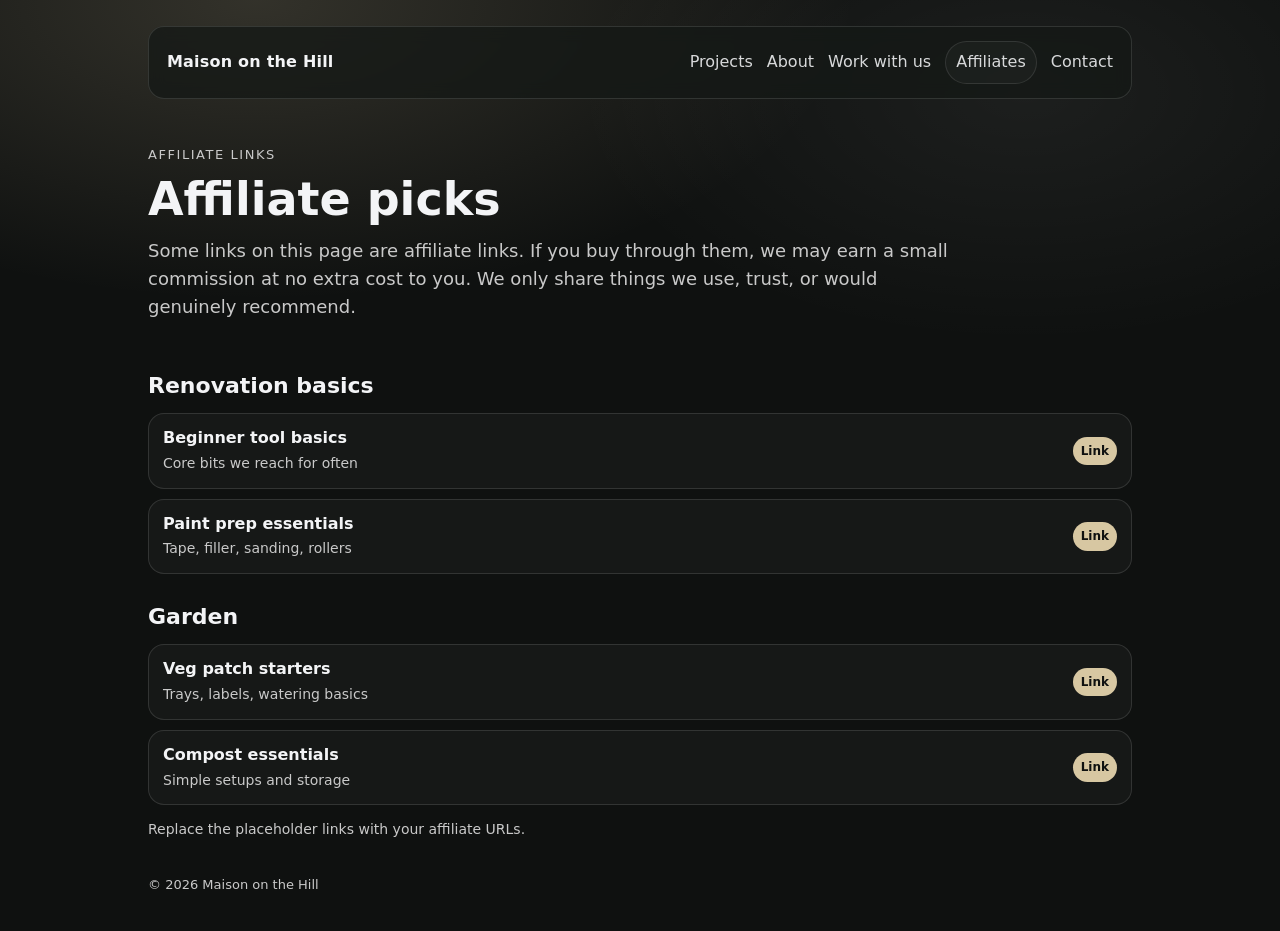
<file: affiliates.html>
<!doctype html>
<html lang="en">
<head>
  <meta charset="utf-8" />
  <meta name="viewport" content="width=device-width,initial-scale=1" />
  <title>Affiliates | Maison on the Hill</title>
  <meta name="description" content="Affiliate links for Maison on the Hill." />
  <link rel="stylesheet" href="assets/styles.css" />
</head>
<body>
  <div class="container">
    <header class="nav">
      <div class="brand"><a href="index.html">Maison on the Hill</a></div>
      <nav class="menu">
        <a href="projects.html">Projects</a>
        <a href="about.html">About</a>
        <a href="work-with-us.html">Work with us</a>
        <a class="pill" href="affiliates.html">Affiliates</a>
        <a href="contact.html">Contact</a>
      </nav>
    </header>

    <section class="hero">
      <div class="kicker">Affiliate links</div>
      <h1>Affiliate picks</h1>
      <p class="lead">
        Some links on this page are affiliate links. If you buy through them, we may earn a small commission at no extra cost to you.
        We only share things we use, trust, or would genuinely recommend.
      </p>
    </section>

    <h2 class="sectionTitle">Renovation basics</h2>
    <div class="list">
      <a class="item" href="#" target="_blank" rel="noopener">
        <div><strong>Beginner tool basics</strong><br/><span>Core bits we reach for often</span></div>
        <div class="badge">Link</div>
      </a>
      <a class="item" href="#" target="_blank" rel="noopener">
        <div><strong>Paint prep essentials</strong><br/><span>Tape, filler, sanding, rollers</span></div>
        <div class="badge">Link</div>
      </a>
    </div>

    <h2 class="sectionTitle">Garden</h2>
    <div class="list">
      <a class="item" href="#" target="_blank" rel="noopener">
        <div><strong>Veg patch starters</strong><br/><span>Trays, labels, watering basics</span></div>
        <div class="badge">Link</div>
      </a>
      <a class="item" href="#" target="_blank" rel="noopener">
        <div><strong>Compost essentials</strong><br/><span>Simple setups and storage</span></div>
        <div class="badge">Link</div>
      </a>
    </div>

    <p class="small" style="margin-top:14px;">Replace the placeholder links with your affiliate URLs.</p>
    <p class="footer">© <span id="y"></span> Maison on the Hill</p>
  </div>
  <script>document.getElementById("y").textContent=new Date().getFullYear();</script>
</body>
</html>
</file>
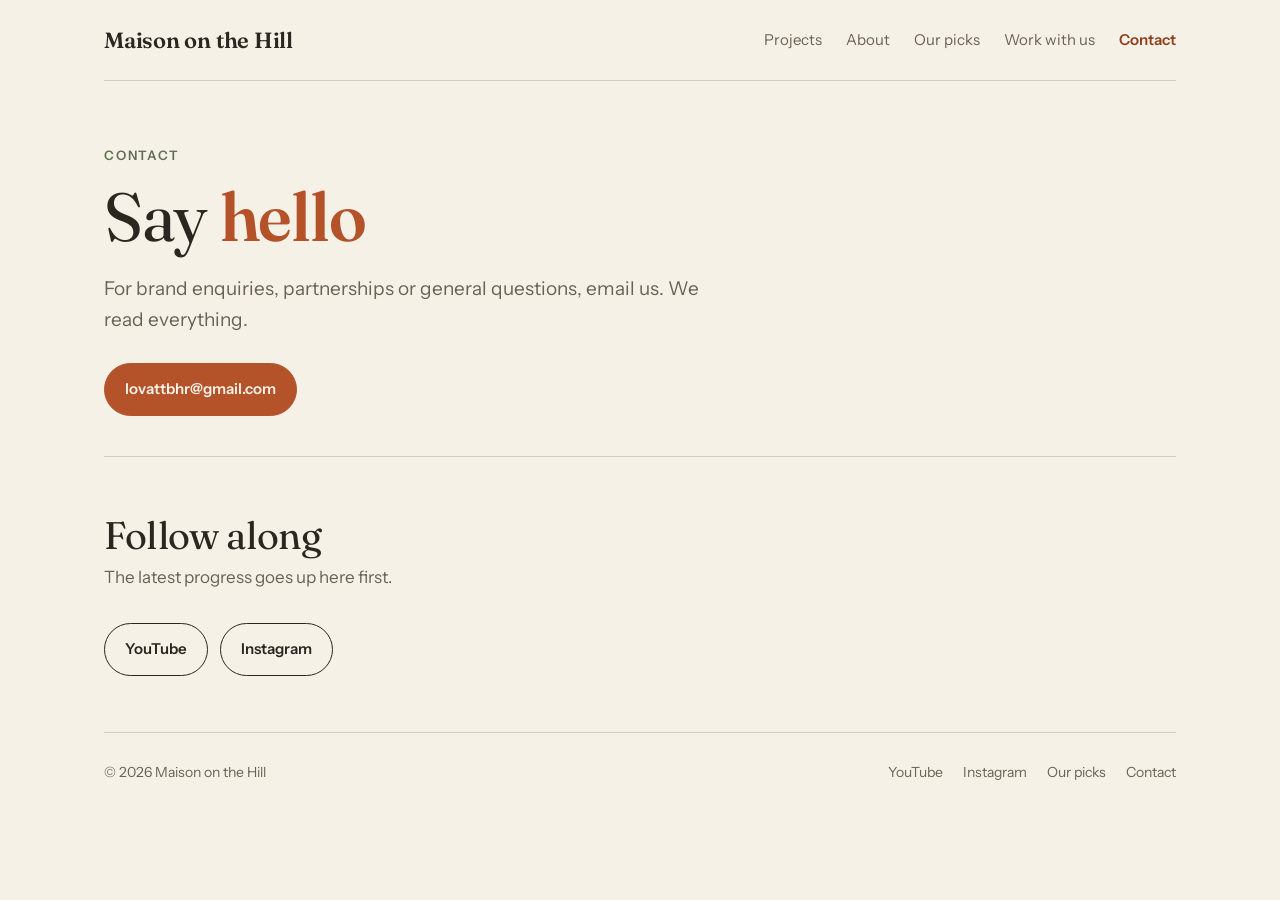
<file: contact.html>
<!doctype html>
<html lang="en">
<head>
  <meta charset="utf-8" />
  <meta name="viewport" content="width=device-width,initial-scale=1" />
  <title>Contact | Maison on the Hill</title>
  <meta name="description" content="Get in touch with Mike and Bree at Maison on the Hill, for brand enquiries, partnerships or general questions." />
  <link rel="canonical" href="https://maisononthehill.com/contact" />
  <meta property="og:title" content="Contact | Maison on the Hill" />
  <meta property="og:description" content="Get in touch with Mike and Bree at Maison on the Hill, for brand enquiries, partnerships or general questions." />
  <meta property="og:image" content="https://maisononthehill.com/assets/images/hero-image.jpg" />
  <meta property="og:url" content="https://maisononthehill.com/contact" />
  <link rel="icon" href="data:image/svg+xml,%3Csvg xmlns='http://www.w3.org/2000/svg' viewBox='0 0 32 32'%3E%3Cpath d='M4 30V14a12 12 0 0 1 24 0v16z' fill='%23b4532a'/%3E%3C/svg%3E" />
  <link rel="preconnect" href="https://fonts.googleapis.com" />
  <link rel="preconnect" href="https://fonts.gstatic.com" crossorigin />
  <link href="https://fonts.googleapis.com/css2?family=Fraunces:opsz,wght@9..144,400;9..144,600&family=Instrument+Sans:wght@400;500;600&display=swap" rel="stylesheet" />
  <link rel="stylesheet" href="/assets/site.css?v=1" />
</head>
<body>
<div class="wrap">
<header class="site-head">
  <a class="mark" href="/">Maison on the Hill</a>
  <button class="menu-btn" aria-expanded="false" aria-controls="menu">Menu</button>
  <nav class="menu" id="menu"><a href="/projects">Projects</a><a href="/about">About</a><a href="/our-picks">Our picks</a><a href="/work-with-us">Work with us</a><a href="/contact" aria-current="page">Contact</a></nav>
</header>
<section class="page-open">
  <div class="eyebrow">Contact</div>
  <h1>Say <b>hello</b></h1>
  <p class="lede">For brand enquiries, partnerships or general questions, email us. We read everything.</p>
  <div class="cta"><a class="btn fill" href="mailto:lovattbhr@gmail.com">lovattbhr@gmail.com</a></div>
</section>
<section class="band">
  <h2>Follow along</h2>
  <p class="sub">The latest progress goes up here first.</p>
  <div class="cta"><a class="btn" href="https://www.youtube.com/@maisononthehill">YouTube</a><a class="btn" href="https://www.instagram.com/maison_on_the_hill/">Instagram</a></div>
</section>
<footer class="site-foot">
  <span>© <span id="y">2026</span> Maison on the Hill</span>
  <nav><a href="https://www.youtube.com/@maisononthehill">YouTube</a><a href="https://www.instagram.com/maison_on_the_hill/">Instagram</a><a href="/our-picks">Our picks</a><a href="/contact">Contact</a></nav>
</footer>
</div>
<script>
document.getElementById("y").textContent=new Date().getFullYear();
var b=document.querySelector(".menu-btn"),m=document.getElementById("menu");
if(b){b.addEventListener("click",function(){var o=m.classList.toggle("is-open");b.setAttribute("aria-expanded",o);b.textContent=o?"Close":"Menu";});}
</script>
</body>
</html>
</file>
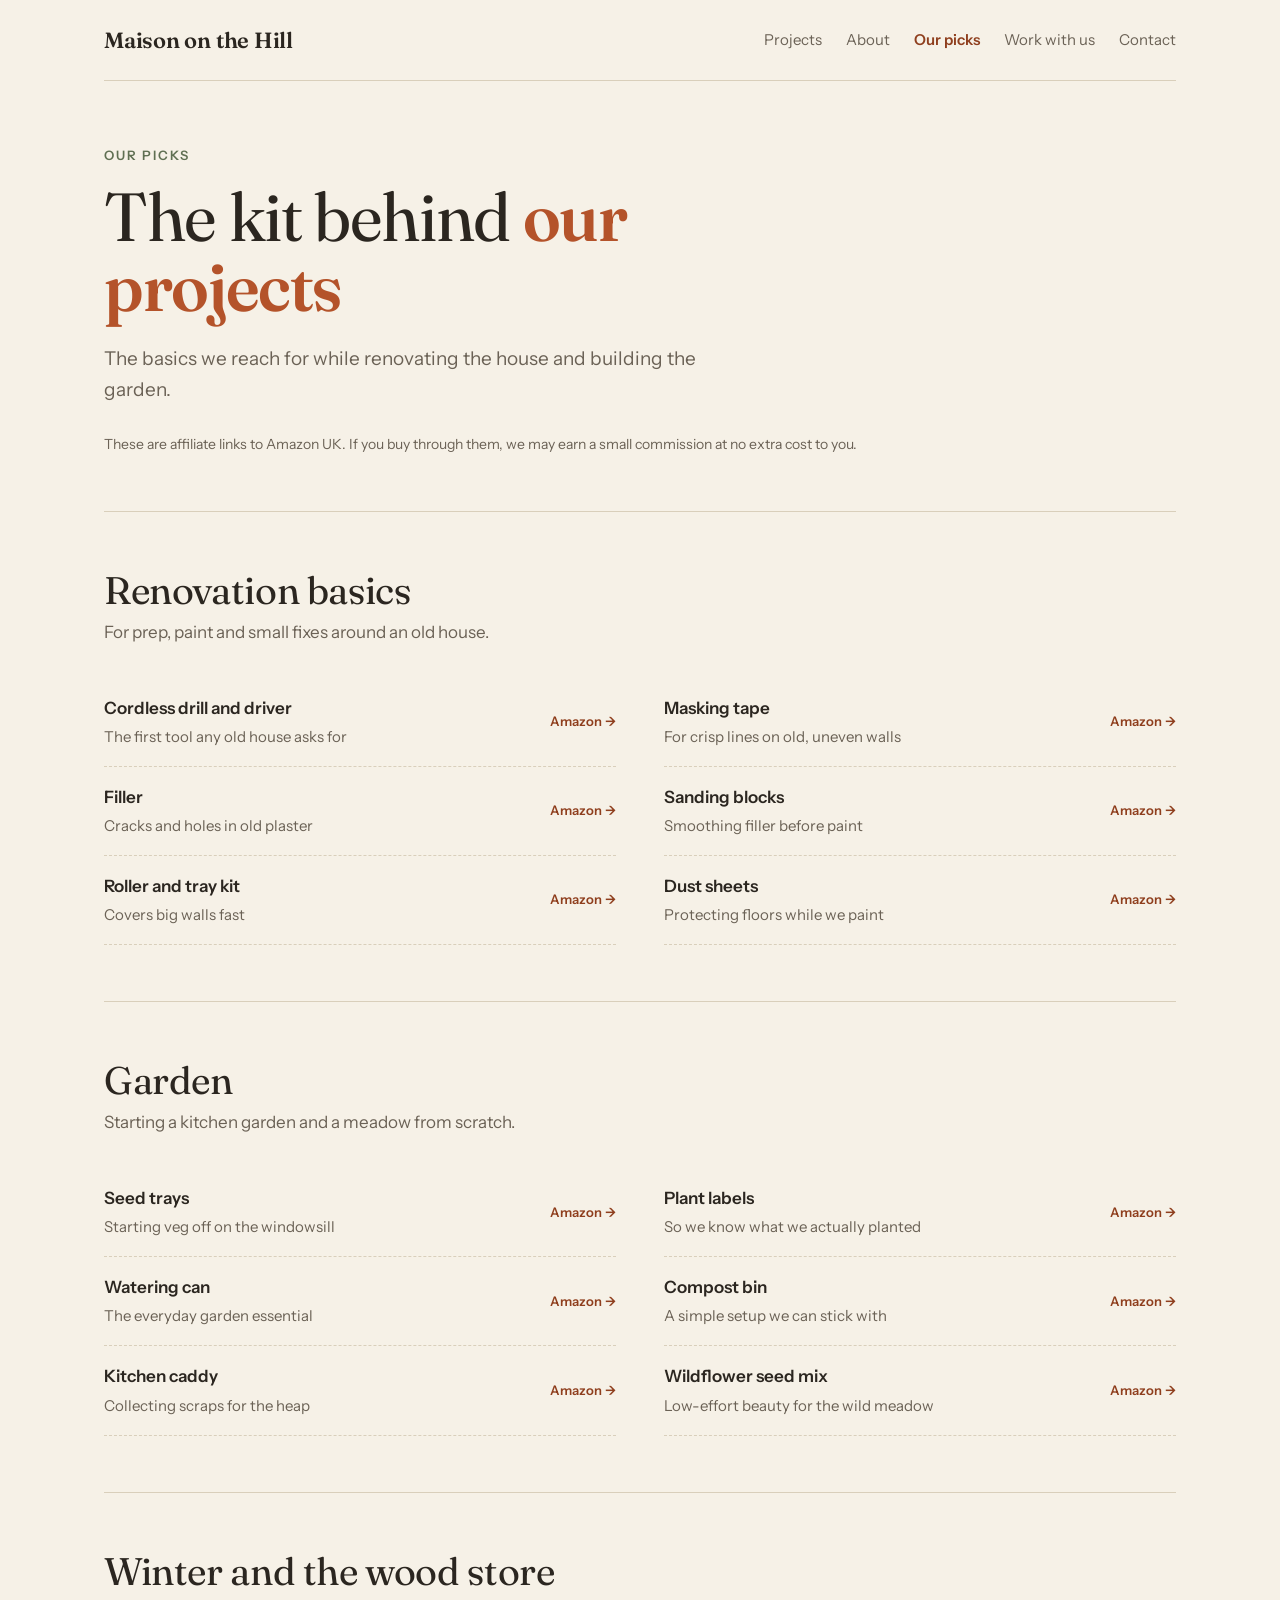
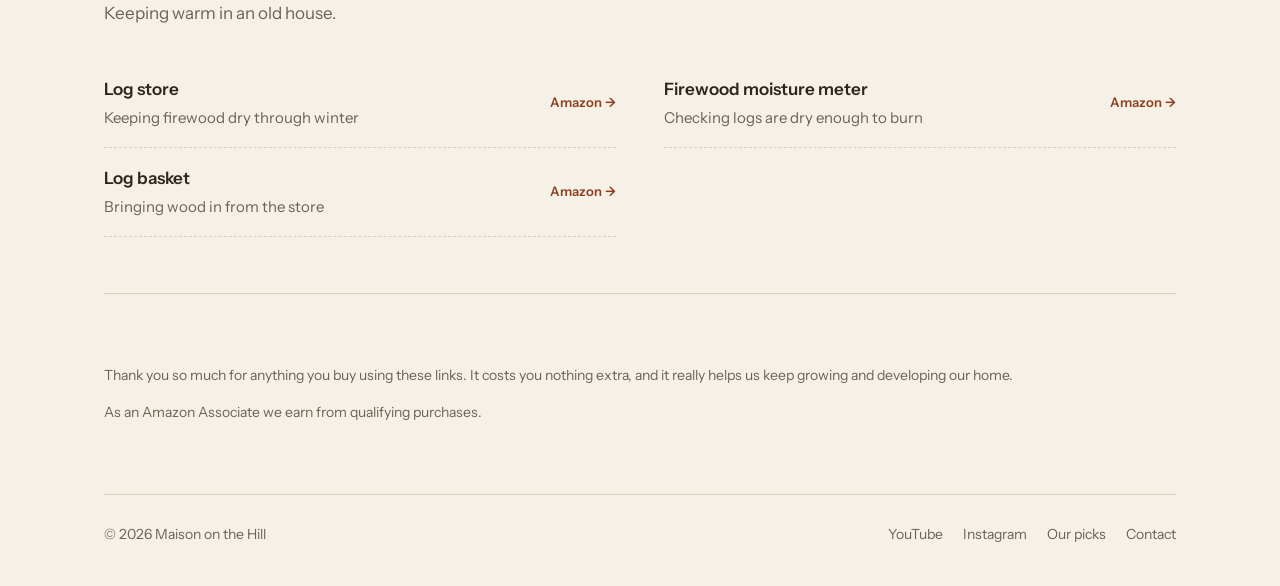
<file: our-picks.html>
<!doctype html>
<html lang="en">
<head>
  <meta charset="utf-8" />
  <meta name="viewport" content="width=device-width,initial-scale=1" />
  <title>Our Picks | Maison on the Hill</title>
  <meta name="description" content="The tools, garden basics and home essentials we use while renovating an old French house and growing a kitchen garden on a budget." />
  <link rel="canonical" href="https://maisononthehill.com/our-picks" />
  <meta property="og:title" content="Our Picks | Maison on the Hill" />
  <meta property="og:description" content="The tools, garden basics and home essentials we use while renovating an old French house and growing a kitchen garden on a budget." />
  <meta property="og:image" content="https://maisononthehill.com/assets/images/hero-image.jpg" />
  <meta property="og:url" content="https://maisononthehill.com/our-picks" />
  <link rel="icon" href="data:image/svg+xml,%3Csvg xmlns='http://www.w3.org/2000/svg' viewBox='0 0 32 32'%3E%3Cpath d='M4 30V14a12 12 0 0 1 24 0v16z' fill='%23b4532a'/%3E%3C/svg%3E" />
  <link rel="preconnect" href="https://fonts.googleapis.com" />
  <link rel="preconnect" href="https://fonts.gstatic.com" crossorigin />
  <link href="https://fonts.googleapis.com/css2?family=Fraunces:opsz,wght@9..144,400;9..144,600&family=Instrument+Sans:wght@400;500;600&display=swap" rel="stylesheet" />
  <link rel="stylesheet" href="/assets/site.css?v=1" />
</head>
<body>
<div class="wrap">
<header class="site-head">
  <a class="mark" href="/">Maison on the Hill</a>
  <button class="menu-btn" aria-expanded="false" aria-controls="menu">Menu</button>
  <nav class="menu" id="menu"><a href="/projects">Projects</a><a href="/about">About</a><a href="/our-picks" aria-current="page">Our picks</a><a href="/work-with-us">Work with us</a><a href="/contact">Contact</a></nav>
</header>
<section class="page-open">
  <div class="eyebrow">Our picks</div>
  <h1>The kit behind <b>our projects</b></h1>
  <p class="lede">The basics we reach for while renovating the house and building the garden.</p>
  <p class="small">These are affiliate links to Amazon UK. If you buy through them, we may earn a small commission at no extra cost to you.</p>
</section>
<section class="band"><h2>Renovation basics</h2><p class="sub">For prep, paint and small fixes around an old house.</p><ul class="picks"><li><a href="https://www.amazon.co.uk/s?k=cordless+drill+driver+combi+kit&tag=maisononthehill-21" target="_blank" rel="sponsored noopener"><div><strong>Cordless drill and driver</strong><span>The first tool any old house asks for</span></div><em>Amazon →</em></a></li><li><a href="https://www.amazon.co.uk/s?k=decorators+masking+tape&tag=maisononthehill-21" target="_blank" rel="sponsored noopener"><div><strong>Masking tape</strong><span>For crisp lines on old, uneven walls</span></div><em>Amazon →</em></a></li><li><a href="https://www.amazon.co.uk/s?k=polyfilla+ready+mixed&tag=maisononthehill-21" target="_blank" rel="sponsored noopener"><div><strong>Filler</strong><span>Cracks and holes in old plaster</span></div><em>Amazon →</em></a></li><li><a href="https://www.amazon.co.uk/s?k=sanding+block+sponge&tag=maisononthehill-21" target="_blank" rel="sponsored noopener"><div><strong>Sanding blocks</strong><span>Smoothing filler before paint</span></div><em>Amazon →</em></a></li><li><a href="https://www.amazon.co.uk/s?k=paint+roller+kit+tray&tag=maisononthehill-21" target="_blank" rel="sponsored noopener"><div><strong>Roller and tray kit</strong><span>Covers big walls fast</span></div><em>Amazon →</em></a></li><li><a href="https://www.amazon.co.uk/s?k=dust+sheets+decorating&tag=maisononthehill-21" target="_blank" rel="sponsored noopener"><div><strong>Dust sheets</strong><span>Protecting floors while we paint</span></div><em>Amazon →</em></a></li></ul></section><section class="band"><h2>Garden</h2><p class="sub">Starting a kitchen garden and a meadow from scratch.</p><ul class="picks"><li><a href="https://www.amazon.co.uk/s?k=seed+trays+with+lids&tag=maisononthehill-21" target="_blank" rel="sponsored noopener"><div><strong>Seed trays</strong><span>Starting veg off on the windowsill</span></div><em>Amazon →</em></a></li><li><a href="https://www.amazon.co.uk/s?k=plant+labels&tag=maisononthehill-21" target="_blank" rel="sponsored noopener"><div><strong>Plant labels</strong><span>So we know what we actually planted</span></div><em>Amazon →</em></a></li><li><a href="https://www.amazon.co.uk/s?k=watering+can+10+litre&tag=maisononthehill-21" target="_blank" rel="sponsored noopener"><div><strong>Watering can</strong><span>The everyday garden essential</span></div><em>Amazon →</em></a></li><li><a href="https://www.amazon.co.uk/s?k=compost+bin&tag=maisononthehill-21" target="_blank" rel="sponsored noopener"><div><strong>Compost bin</strong><span>A simple setup we can stick with</span></div><em>Amazon →</em></a></li><li><a href="https://www.amazon.co.uk/s?k=kitchen+compost+caddy&tag=maisononthehill-21" target="_blank" rel="sponsored noopener"><div><strong>Kitchen caddy</strong><span>Collecting scraps for the heap</span></div><em>Amazon →</em></a></li><li><a href="https://www.amazon.co.uk/s?k=wildflower+meadow+seed+mix&tag=maisononthehill-21" target="_blank" rel="sponsored noopener"><div><strong>Wildflower seed mix</strong><span>Low-effort beauty for the wild meadow</span></div><em>Amazon →</em></a></li></ul></section><section class="band"><h2>Winter and the wood store</h2><p class="sub">Keeping warm in an old house.</p><ul class="picks"><li><a href="https://www.amazon.co.uk/s?k=log+store+outdoor&tag=maisononthehill-21" target="_blank" rel="sponsored noopener"><div><strong>Log store</strong><span>Keeping firewood dry through winter</span></div><em>Amazon →</em></a></li><li><a href="https://www.amazon.co.uk/s?k=moisture+meter+firewood&tag=maisononthehill-21" target="_blank" rel="sponsored noopener"><div><strong>Firewood moisture meter</strong><span>Checking logs are dry enough to burn</span></div><em>Amazon →</em></a></li><li><a href="https://www.amazon.co.uk/s?k=log+basket&tag=maisononthehill-21" target="_blank" rel="sponsored noopener"><div><strong>Log basket</strong><span>Bringing wood in from the store</span></div><em>Amazon →</em></a></li></ul></section>
<section class="band">
  <p class="small">Thank you so much for anything you buy using these links. It costs you nothing extra, and it really helps us keep growing and developing our home.</p>
  <p class="small">As an Amazon Associate we earn from qualifying purchases.</p>
</section>
<footer class="site-foot">
  <span>© <span id="y">2026</span> Maison on the Hill</span>
  <nav><a href="https://www.youtube.com/@maisononthehill">YouTube</a><a href="https://www.instagram.com/maison_on_the_hill/">Instagram</a><a href="/our-picks">Our picks</a><a href="/contact">Contact</a></nav>
</footer>
</div>
<script>
document.getElementById("y").textContent=new Date().getFullYear();
var b=document.querySelector(".menu-btn"),m=document.getElementById("menu");
if(b){b.addEventListener("click",function(){var o=m.classList.toggle("is-open");b.setAttribute("aria-expanded",o);b.textContent=o?"Close":"Menu";});}
</script>
</body>
</html>
</file>
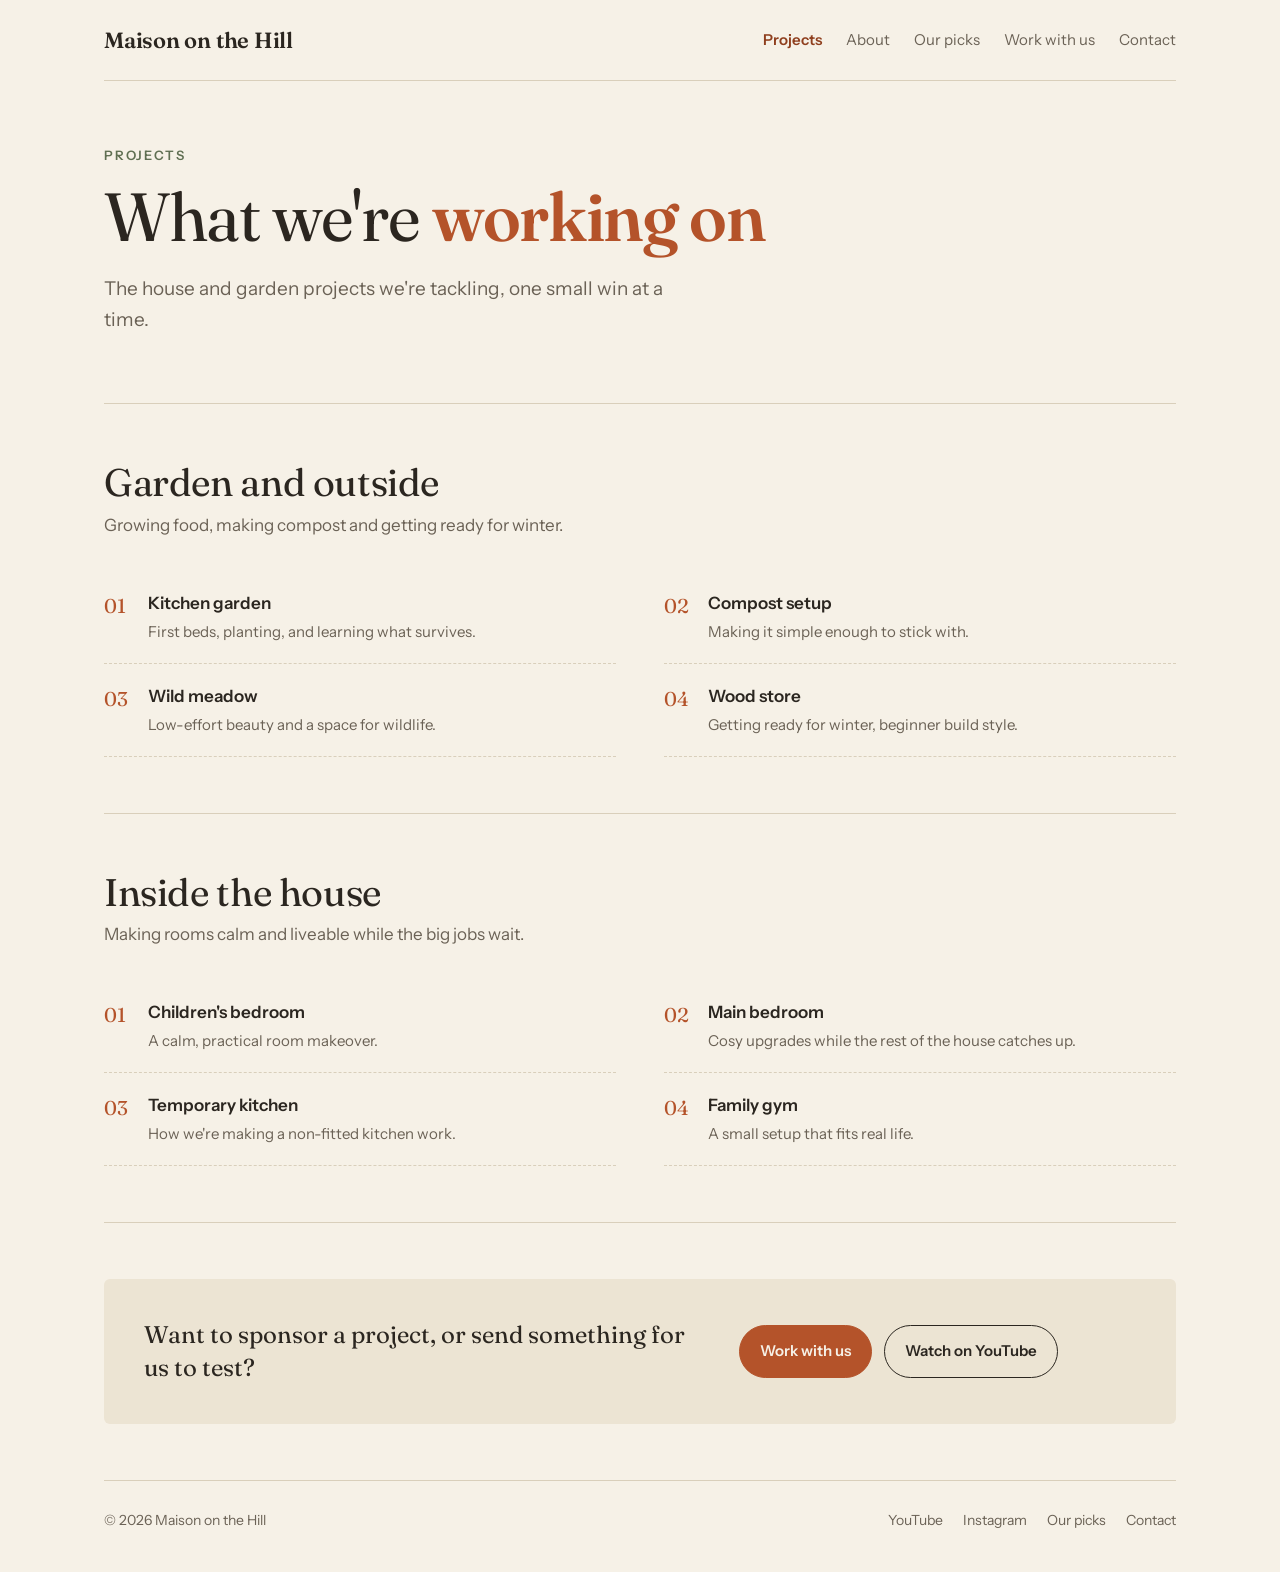
<file: projects.html>
<!doctype html>
<html lang="en">
<head>
  <meta charset="utf-8" />
  <meta name="viewport" content="width=device-width,initial-scale=1" />
  <title>Projects | Maison on the Hill</title>
  <meta name="description" content="The house and garden projects we're working on in rural France: kitchen garden, compost, wild meadow, wood store, bedrooms, temporary kitchen and family gym." />
  <link rel="canonical" href="https://maisononthehill.com/projects" />
  <meta property="og:title" content="Projects | Maison on the Hill" />
  <meta property="og:description" content="The house and garden projects we're working on in rural France: kitchen garden, compost, wild meadow, wood store, bedrooms, temporary kitchen and family gym." />
  <meta property="og:image" content="https://maisononthehill.com/assets/images/hero-image.jpg" />
  <meta property="og:url" content="https://maisononthehill.com/projects" />
  <link rel="icon" href="data:image/svg+xml,%3Csvg xmlns='http://www.w3.org/2000/svg' viewBox='0 0 32 32'%3E%3Cpath d='M4 30V14a12 12 0 0 1 24 0v16z' fill='%23b4532a'/%3E%3C/svg%3E" />
  <link rel="preconnect" href="https://fonts.googleapis.com" />
  <link rel="preconnect" href="https://fonts.gstatic.com" crossorigin />
  <link href="https://fonts.googleapis.com/css2?family=Fraunces:opsz,wght@9..144,400;9..144,600&family=Instrument+Sans:wght@400;500;600&display=swap" rel="stylesheet" />
  <link rel="stylesheet" href="/assets/site.css?v=1" />
</head>
<body>
<div class="wrap">
<header class="site-head">
  <a class="mark" href="/">Maison on the Hill</a>
  <button class="menu-btn" aria-expanded="false" aria-controls="menu">Menu</button>
  <nav class="menu" id="menu"><a href="/projects" aria-current="page">Projects</a><a href="/about">About</a><a href="/our-picks">Our picks</a><a href="/work-with-us">Work with us</a><a href="/contact">Contact</a></nav>
</header>
<section class="page-open">
  <div class="eyebrow">Projects</div>
  <h1>What we're <b>working on</b></h1>
  <p class="lede">The house and garden projects we're tackling, one small win at a time.</p>
</section>
<section class="band"><h2>Garden and outside</h2><p class="sub">Growing food, making compost and getting ready for winter.</p><ol class="ledger"><li><span class="n">01</span><div><strong>Kitchen garden</strong><span>First beds, planting, and learning what survives.</span></div></li><li><span class="n">02</span><div><strong>Compost setup</strong><span>Making it simple enough to stick with.</span></div></li><li><span class="n">03</span><div><strong>Wild meadow</strong><span>Low-effort beauty and a space for wildlife.</span></div></li><li><span class="n">04</span><div><strong>Wood store</strong><span>Getting ready for winter, beginner build style.</span></div></li></ol></section>
<section class="band"><h2>Inside the house</h2><p class="sub">Making rooms calm and liveable while the big jobs wait.</p><ol class="ledger"><li><span class="n">01</span><div><strong>Children's bedroom</strong><span>A calm, practical room makeover.</span></div></li><li><span class="n">02</span><div><strong>Main bedroom</strong><span>Cosy upgrades while the rest of the house catches up.</span></div></li><li><span class="n">03</span><div><strong>Temporary kitchen</strong><span>How we're making a non-fitted kitchen work.</span></div></li><li><span class="n">04</span><div><strong>Family gym</strong><span>A small setup that fits real life.</span></div></li></ol></section>
<section class="band">
  <div class="note"><p>Want to sponsor a project, or send something for us to test?</p><div class="cta"><a class="btn fill" href="/work-with-us">Work with us</a><a class="btn" href="https://www.youtube.com/@maisononthehill">Watch on YouTube</a></div></div>
</section>
<footer class="site-foot">
  <span>© <span id="y">2026</span> Maison on the Hill</span>
  <nav><a href="https://www.youtube.com/@maisononthehill">YouTube</a><a href="https://www.instagram.com/maison_on_the_hill/">Instagram</a><a href="/our-picks">Our picks</a><a href="/contact">Contact</a></nav>
</footer>
</div>
<script>
document.getElementById("y").textContent=new Date().getFullYear();
var b=document.querySelector(".menu-btn"),m=document.getElementById("menu");
if(b){b.addEventListener("click",function(){var o=m.classList.toggle("is-open");b.setAttribute("aria-expanded",o);b.textContent=o?"Close":"Menu";});}
</script>
</body>
</html>
</file>
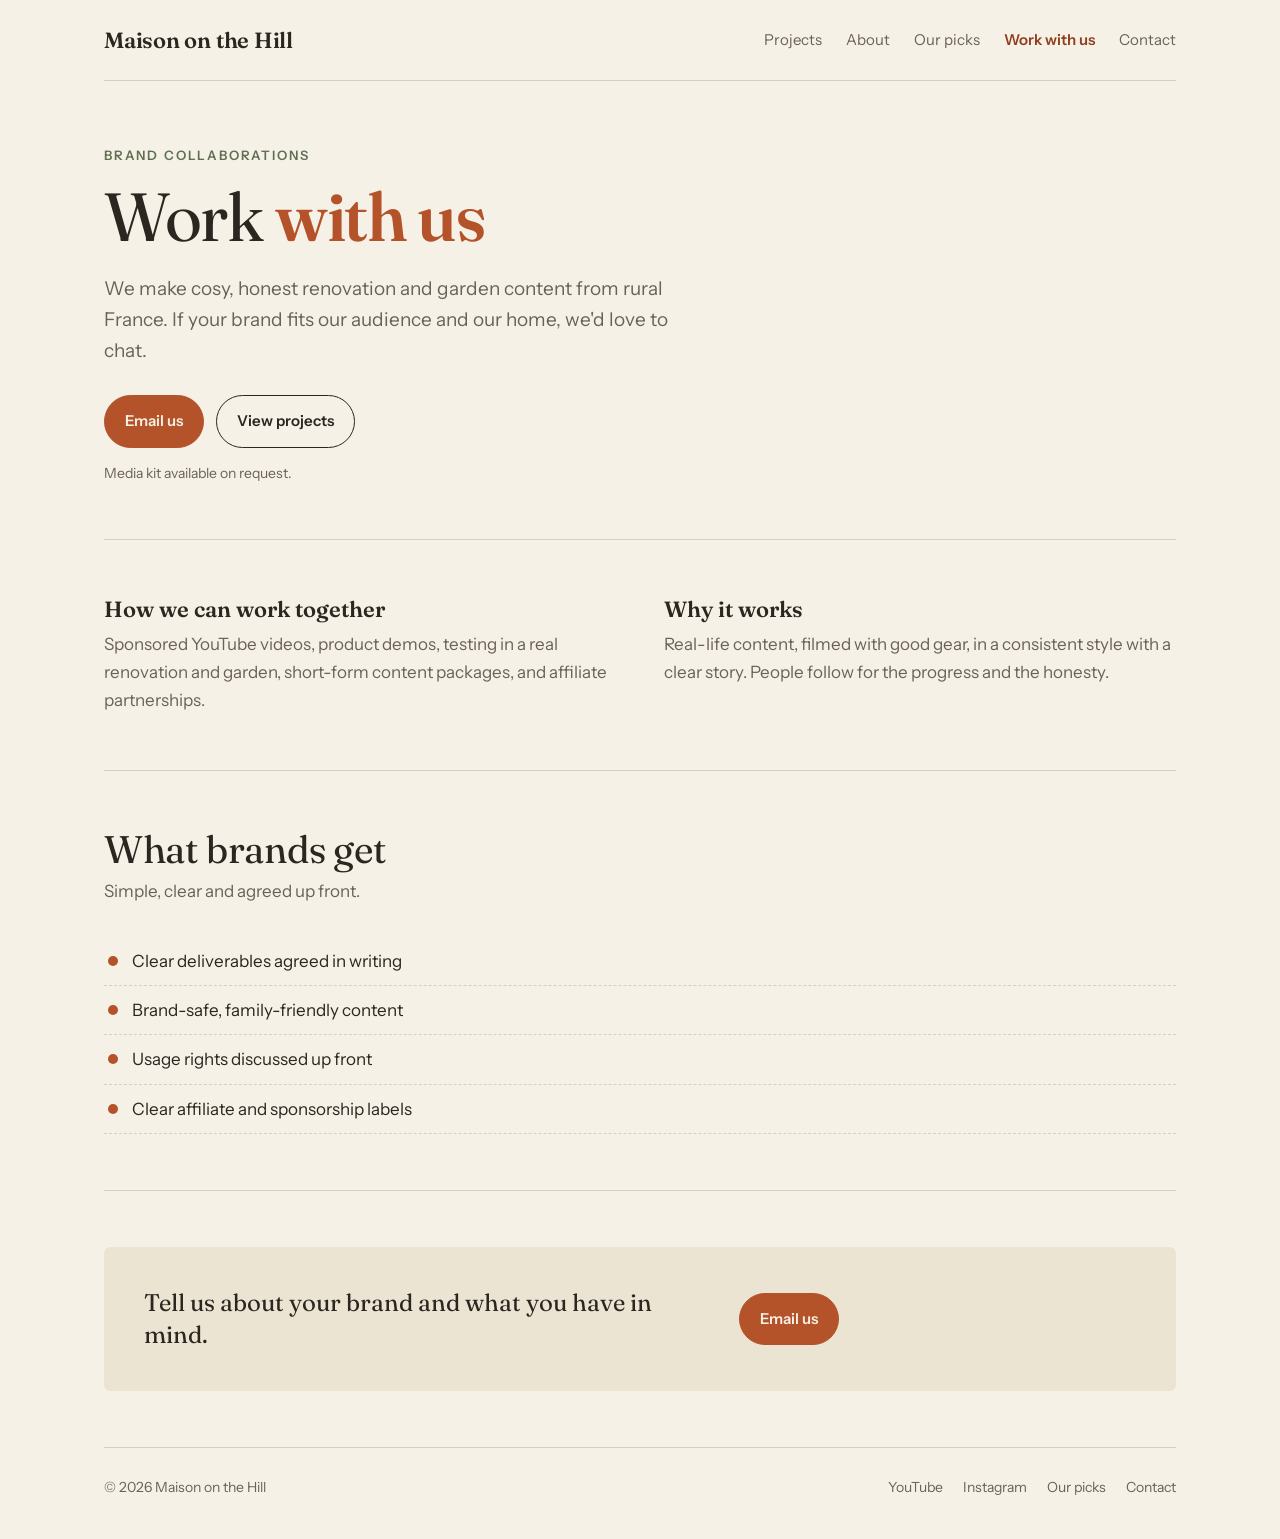
<file: work-with-us.html>
<!doctype html>
<html lang="en">
<head>
  <meta charset="utf-8" />
  <meta name="viewport" content="width=device-width,initial-scale=1" />
  <title>Work with us | Maison on the Hill</title>
  <meta name="description" content="Brand collaborations with Maison on the Hill: sponsored YouTube videos, product testing in a real French renovation and garden, short-form content and affiliate partnerships." />
  <link rel="canonical" href="https://maisononthehill.com/work-with-us" />
  <meta property="og:title" content="Work with us | Maison on the Hill" />
  <meta property="og:description" content="Brand collaborations with Maison on the Hill: sponsored YouTube videos, product testing in a real French renovation and garden, short-form content and affiliate partnerships." />
  <meta property="og:image" content="https://maisononthehill.com/assets/images/hero-image.jpg" />
  <meta property="og:url" content="https://maisononthehill.com/work-with-us" />
  <link rel="icon" href="data:image/svg+xml,%3Csvg xmlns='http://www.w3.org/2000/svg' viewBox='0 0 32 32'%3E%3Cpath d='M4 30V14a12 12 0 0 1 24 0v16z' fill='%23b4532a'/%3E%3C/svg%3E" />
  <link rel="preconnect" href="https://fonts.googleapis.com" />
  <link rel="preconnect" href="https://fonts.gstatic.com" crossorigin />
  <link href="https://fonts.googleapis.com/css2?family=Fraunces:opsz,wght@9..144,400;9..144,600&family=Instrument+Sans:wght@400;500;600&display=swap" rel="stylesheet" />
  <link rel="stylesheet" href="/assets/site.css?v=1" />
</head>
<body>
<div class="wrap">
<header class="site-head">
  <a class="mark" href="/">Maison on the Hill</a>
  <button class="menu-btn" aria-expanded="false" aria-controls="menu">Menu</button>
  <nav class="menu" id="menu"><a href="/projects">Projects</a><a href="/about">About</a><a href="/our-picks">Our picks</a><a href="/work-with-us" aria-current="page">Work with us</a><a href="/contact">Contact</a></nav>
</header>
<section class="page-open">
  <div class="eyebrow">Brand collaborations</div>
  <h1>Work <b>with us</b></h1>
  <p class="lede">We make cosy, honest renovation and garden content from rural France. If your brand fits our audience and our home, we'd love to chat.</p>
  <div class="cta"><a class="btn fill" href="mailto:lovattbhr@gmail.com">Email us</a><a class="btn" href="/projects">View projects</a></div>
  <p class="small" style="margin-top:14px">Media kit available on request.</p>
</section>
<section class="band">
  <div class="two">
    <div><h3>How we can work together</h3><p>Sponsored YouTube videos, product demos, testing in a real renovation and garden, short-form content packages, and affiliate partnerships.</p></div>
    <div><h3>Why it works</h3><p>Real-life content, filmed with good gear, in a consistent style with a clear story. People follow for the progress and the honesty.</p></div>
  </div>
</section>
<section class="band">
  <h2>What brands get</h2>
  <p class="sub">Simple, clear and agreed up front.</p>
  <ul class="ticks"><li>Clear deliverables agreed in writing</li><li>Brand-safe, family-friendly content</li><li>Usage rights discussed up front</li><li>Clear affiliate and sponsorship labels</li></ul>
</section>
<section class="band">
  <div class="note"><p>Tell us about your brand and what you have in mind.</p><div class="cta"><a class="btn fill" href="mailto:lovattbhr@gmail.com">Email us</a></div></div>
</section>
<footer class="site-foot">
  <span>© <span id="y">2026</span> Maison on the Hill</span>
  <nav><a href="https://www.youtube.com/@maisononthehill">YouTube</a><a href="https://www.instagram.com/maison_on_the_hill/">Instagram</a><a href="/our-picks">Our picks</a><a href="/contact">Contact</a></nav>
</footer>
</div>
<script>
document.getElementById("y").textContent=new Date().getFullYear();
var b=document.querySelector(".menu-btn"),m=document.getElementById("menu");
if(b){b.addEventListener("click",function(){var o=m.classList.toggle("is-open");b.setAttribute("aria-expanded",o);b.textContent=o?"Close":"Menu";});}
</script>
</body>
</html>
</file>
<file: assets/styles.css>
:root{
  --bg:#0f1110;
  --card:#151816;
  --text:#f3f4f6;
  --muted:#c9c9c9;
  --line:rgba(255,255,255,.12);
  --accent:#d7c7a2;
  --accent2:rgba(215,199,162,.18);
}

*{box-sizing:border-box}
html,body{margin:0;padding:0}
body{
  font-family: system-ui, -apple-system, Segoe UI, Roboto, Arial, sans-serif;
  background: radial-gradient(1200px 600px at 20% 0%, rgba(215,199,162,.18), transparent 50%),
              radial-gradient(900px 500px at 80% 10%, rgba(255,255,255,.06), transparent 50%),
              var(--bg);
  color:var(--text);
  line-height:1.55;
}

a{color:inherit;text-decoration:none}
.container{max-width:1020px;margin:0 auto;padding:26px 18px}
hr{border:none;border-top:1px solid var(--line);margin:18px 0}

.nav{
  display:flex;gap:14px;flex-wrap:wrap;align-items:center;justify-content:space-between;
  padding:14px 18px;border:1px solid var(--line);border-radius:16px;background:rgba(21,24,22,.75);
  backdrop-filter: blur(8px);
}
.brand{font-weight:800;letter-spacing:.2px}
.menu{display:flex;gap:14px;flex-wrap:wrap;align-items:center}
.menu a{opacity:.88}
.menu a:hover{opacity:1}
.menu .pill{
  padding:8px 10px;border-radius:999px;border:1px solid var(--line);
  background:rgba(255,255,255,.03);
}

.hero{padding:46px 0 22px}
.kicker{color:var(--muted);font-size:13px;letter-spacing:.12em;text-transform:uppercase}
h1{font-size:46px;line-height:1.05;margin:10px 0 14px}
.lead{max-width:70ch;color:var(--muted);font-size:18px;margin:0}
.actions{display:flex;gap:10px;flex-wrap:wrap;margin-top:18px}

.btn{
  display:inline-flex;align-items:center;justify-content:center;
  padding:12px 14px;border-radius:14px;border:1px solid var(--line);
  background:rgba(255,255,255,.04);color:var(--text);
}
.btn:hover{background:rgba(255,255,255,.07)}
.btn.primary{
  background:var(--accent2);
  border-color:rgba(215,199,162,.35);
}
.btn.primary:hover{background:rgba(215,199,162,.24)}

.grid{display:grid;grid-template-columns:repeat(12,1fr);gap:14px;margin-top:16px}
.card{
  grid-column: span 12;
  border:1px solid var(--line);
  border-radius:18px;
  background:rgba(21,24,22,.75);
  padding:16px;
}
.card h3{margin:0 0 6px}
.card p{margin:0;color:var(--muted)}
@media(min-width:860px){
  .span6{grid-column:span 6}
  .span4{grid-column:span 4}
}

.sectionTitle{margin:26px 0 10px;font-size:22px}
.small{color:var(--muted);font-size:14px}
.footer{margin:34px 0 10px;color:var(--muted);font-size:13px}

.list{display:flex;flex-direction:column;gap:10px;margin-top:10px}
.item{
  display:flex;justify-content:space-between;gap:12px;align-items:center;
  padding:12px 14px;border:1px solid var(--line);border-radius:16px;background:rgba(255,255,255,.03);
}
.item span{color:var(--muted);font-size:14px}
.badge{
  font-size:12px;color:var(--bg);background:var(--accent);
  padding:5px 8px;border-radius:999px;font-weight:700;
}

.tileGrid{display:grid;grid-template-columns:repeat(12,1fr);gap:14px;margin-top:14px}
.tile{
  grid-column:span 12;
  border:1px solid var(--line);
  border-radius:18px;
  background:rgba(255,255,255,.03);
  padding:16px;
}
.tile h3{margin:0 0 6px}
.tile p{margin:0;color:var(--muted)}
@media(min-width:860px){
  .tile{grid-column:span 6}
}
/* Hero layout */
.heroLayout{
  display:grid;
  grid-template-columns: 1fr;
  gap:16px;
  align-items:stretch;
}

.heroText{padding:0}

.heroMedia{
  border:1px solid var(--line);
  border-radius:18px;
  overflow:hidden;
  background:rgba(255,255,255,.03);
}

.heroMedia img{
  width:100%;
  height:100%;
  display:block;
  object-fit:cover;
  aspect-ratio: 16 / 10;
}

/* Desktop */
@media(min-width: 900px){
  .heroLayout{
    grid-template-columns: 1.05fr 0.95fr;
    gap:20px;
    align-items:center;
  }
  .heroMedia img{
    aspect-ratio: 4 / 3;
  }
}
</file>
<file: assets/site.css>
:root{
  --paper:#f6f1e7;--paper2:#ece4d3;--ink:#2b2620;--muted:#6b6256;--line:#d9cfbb;
  --terra:#b4532a;--terra-ink:#8f3f1e;--sage:#5f6f52;--on-terra:#f6f1e7;
  --font-display:"Fraunces",Georgia,serif;--font-body:"Instrument Sans",system-ui,sans-serif;
}
*{box-sizing:border-box}
html,body{margin:0;overflow-x:clip}
body{background:var(--paper);color:var(--ink);font:400 17px/1.65 var(--font-body)}
a{color:inherit}
img{max-width:100%}
.wrap{max-width:1120px;margin:0 auto;padding:0 24px}
:focus-visible{outline:2px solid var(--terra);outline-offset:3px;border-radius:4px}

/* Header */
.site-head{display:flex;justify-content:space-between;align-items:center;padding:22px 0;border-bottom:1px solid var(--line);gap:16px;position:relative}
.mark{font-family:var(--font-display);font-weight:600;font-size:22px;text-decoration:none;letter-spacing:-.01em;white-space:nowrap}
.menu{display:flex;gap:24px}
.menu a{text-decoration:none;font-size:15px;color:var(--muted);white-space:nowrap}
.menu a:hover,.menu a[aria-current]{color:var(--terra-ink)}
.menu a[aria-current]{font-weight:600}
.menu-btn{display:none;background:none;border:1.5px solid var(--ink);border-radius:999px;padding:8px 16px;font:600 14px var(--font-body);color:var(--ink);cursor:pointer}

/* Type */
.eyebrow{font-size:13px;letter-spacing:.14em;text-transform:uppercase;color:var(--sage);font-weight:600}
h1{font-family:var(--font-display);font-weight:400;font-size:clamp(40px, 5.4vw, 68px);line-height:1.03;letter-spacing:-.02em;margin:14px 0 22px;overflow-wrap:anywhere;min-width:0}
h1 b{font-weight:600;color:var(--terra)}
h2{font-family:var(--font-display);font-weight:400;font-size:clamp(28px, 3vw, 40px);line-height:1.15;margin:0 0 6px;letter-spacing:-.01em}
h3{font-family:var(--font-display);font-weight:600;font-size:22px;line-height:1.2;margin:0 0 8px}
.lede{font-size:19px;color:var(--muted);max-width:46ch;margin:0 0 28px}
.sub{color:var(--muted);margin:0 0 32px}
.prose{max-width:62ch}
.prose p{margin:0 0 18px}

/* Buttons */
.cta{display:flex;gap:12px;flex-wrap:wrap}
.btn{display:inline-block;padding:13px 20px;border-radius:999px;text-decoration:none;font-weight:600;font-size:15px;white-space:nowrap;border:1.5px solid var(--ink);transition:background .15s}
.btn:hover{background:var(--paper2)}
.btn.fill{background:var(--terra);border-color:var(--terra);color:var(--on-terra)}
.btn.fill:hover{background:var(--terra-ink);border-color:var(--terra-ink)}
.more{display:inline-block;margin-top:12px;color:var(--terra-ink);font-weight:600;text-decoration:none;white-space:nowrap}
.more:hover{text-decoration:underline;text-underline-offset:4px}

/* Openers */
.open{display:grid;grid-template-columns:minmax(0,1fr) minmax(0,1.1fr);gap:56px;align-items:center;padding:64px 0 56px}
.page-open{padding:64px 0 40px;max-width:760px}
.photo{margin:0}
.photo img{width:100%;display:block;aspect-ratio:4/5;object-fit:cover;border-radius:220px 220px 6px 6px}
.photo figcaption{font-size:13px;color:var(--muted);margin-top:10px;text-align:right}

/* Sections */
.band{border-top:1px solid var(--line);padding:56px 0}
.ledger{list-style:none;margin:0;padding:0;display:grid;grid-template-columns:repeat(2,minmax(0,1fr));column-gap:48px}
.ledger li{display:grid;grid-template-columns:44px minmax(0,1fr);padding:18px 0;border-bottom:1px dashed var(--line)}
.ledger .n{font-family:var(--font-display);color:var(--terra);font-size:20px}
.ledger strong{display:block;font-weight:600}
.ledger span{color:var(--muted);font-size:15px}
.three{display:grid;grid-template-columns:repeat(3,minmax(0,1fr));gap:40px}
.two{display:grid;grid-template-columns:repeat(2,minmax(0,1fr));gap:48px}
.three p,.two p{margin:0;color:var(--muted)}
.note{background:var(--paper2);border-radius:6px;padding:40px;display:grid;grid-template-columns:minmax(0,1.4fr) minmax(0,1fr);gap:40px;align-items:center}
.note p{margin:0;font-family:var(--font-display);font-size:24px;line-height:1.35}
.ticks{list-style:none;padding:0;margin:0}
.ticks li{padding:10px 0 10px 28px;border-bottom:1px dashed var(--line);position:relative}
.ticks li::before{content:"";position:absolute;left:4px;top:19px;width:10px;height:10px;border-radius:50%;background:var(--terra)}

/* Picks */
.picks{list-style:none;margin:0;padding:0;display:grid;grid-template-columns:repeat(2,minmax(0,1fr));column-gap:48px}
.picks a{display:flex;justify-content:space-between;align-items:center;gap:16px;padding:16px 0;border-bottom:1px dashed var(--line);text-decoration:none}
.picks a:hover strong{color:var(--terra-ink)}
.picks strong{display:block;font-weight:600}
.picks span{color:var(--muted);font-size:15px}
.picks em{font-style:normal;font-size:13px;font-weight:600;color:var(--terra-ink);white-space:nowrap}
.small{font-size:14px;color:var(--muted)}

/* Links page */
.links{max-width:520px;margin:0 auto;padding:48px 0 24px;text-align:center}
.links .avatar{width:120px;height:120px;border-radius:60px 60px 6px 6px;object-fit:cover;display:block;margin:0 auto 18px}
.links h1{font-size:40px;margin:8px 0 10px}
.links .lede{margin:0 auto 28px}
.stack{display:flex;flex-direction:column;gap:12px}
.stack a{display:block;padding:16px 20px;border:1.5px solid var(--ink);border-radius:999px;text-decoration:none;font-weight:600;white-space:nowrap;overflow:hidden;text-overflow:ellipsis}
.stack a:hover{background:var(--paper2)}
.stack a.fill{background:var(--terra);border-color:var(--terra);color:var(--on-terra)}

/* Footer */
.site-foot{border-top:1px solid var(--line);padding:28px 0 40px;display:flex;justify-content:space-between;gap:16px;flex-wrap:wrap;color:var(--muted);font-size:14px}
.site-foot nav{display:flex;gap:20px;flex-wrap:wrap}
.site-foot a{text-decoration:none;white-space:nowrap}
.site-foot a:hover{color:var(--terra-ink)}

@media (max-width:820px){
  .open,.note{grid-template-columns:minmax(0,1fr);gap:32px}
  .ledger,.three,.two,.picks{grid-template-columns:minmax(0,1fr)}
  .open{padding-top:32px}
  .open .photo{order:-1}
  .photo img{aspect-ratio:4/3;border-radius:160px 160px 6px 6px}
  .page-open{padding:40px 0 28px}
  .note{padding:28px}
  .note p{font-size:21px}
  .menu-btn{display:block}
  .menu{display:none;position:absolute;top:100%;left:0;right:0;z-index:10;flex-direction:column;gap:0;background:var(--paper);border:1px solid var(--line);border-top:none;border-radius:0 0 6px 6px;padding:8px 20px 14px;box-shadow:0 12px 24px rgba(43,38,32,.08)}
  .menu.is-open{display:flex}
  .menu a{padding:12px 0;font-size:17px;border-bottom:1px dashed var(--line)}
  .menu a:last-child{border-bottom:none}
}
@media (prefers-reduced-motion:reduce){.btn{transition:none}}
</file>
